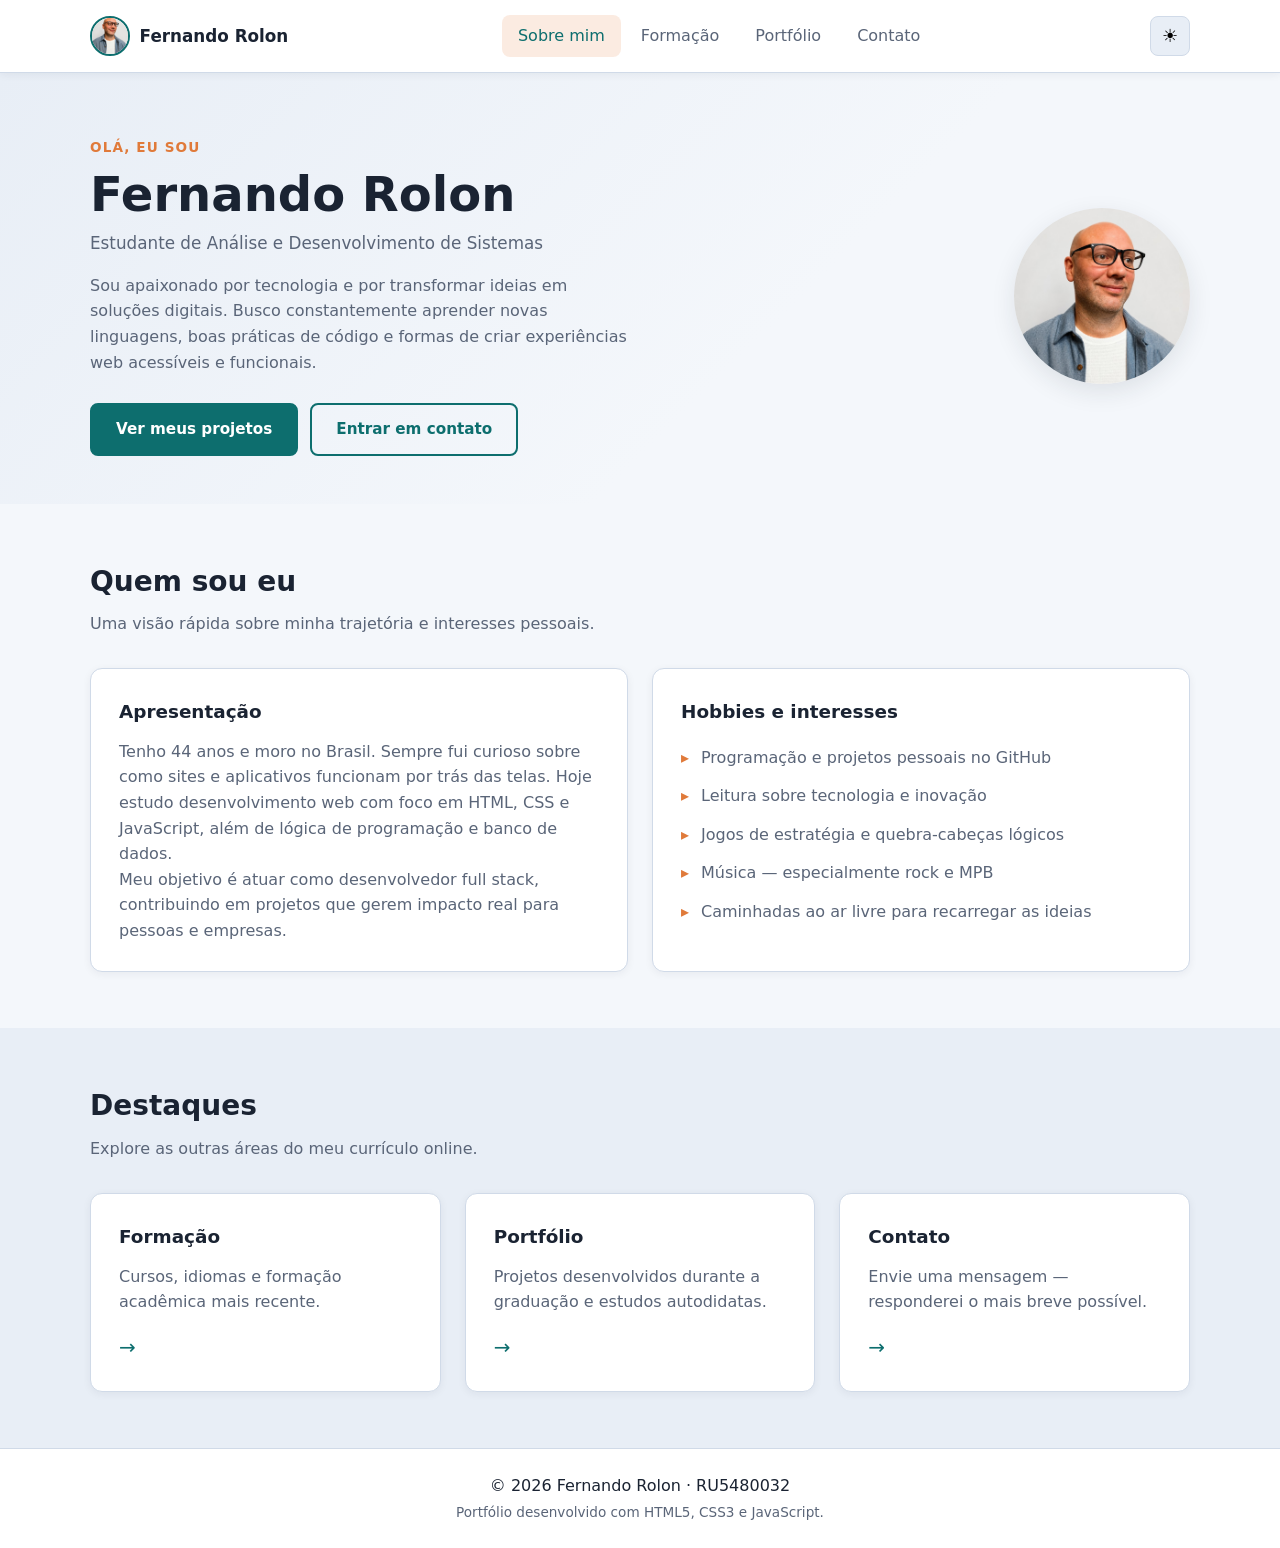
<file: index.html>
<!DOCTYPE html>
<html lang="pt-BR">
<head>
  <meta charset="UTF-8">
  <meta name="viewport" content="width=device-width, initial-scale=1.0">
  <meta name="description" content="Portfólio pessoal de Fernando Rolon — desenvolvedor em formação.">
  <title>Sobre mim | Fernando Rolon</title>
  <link rel="stylesheet" href="css/styles.css">
</head>
<body>
  <!-- Cabeçalho com navegação presente em todas as páginas -->
  <header class="site-header">
    <div class="container header-inner">
      <a href="index.html" class="logo" aria-label="Página inicial">
        <img src="images/fernando-rolon.png" alt="Fernando Rolon" class="logo-photo">
        <span class="logo-text">Fernando Rolon</span>
      </a>

      <!-- Botão do menu mobile — controlado via JavaScript -->
      <button class="menu-toggle" id="menuToggle" type="button" aria-expanded="false" aria-controls="mainNav" aria-label="Abrir menu de navegação">
        <span class="menu-bar"></span>
        <span class="menu-bar"></span>
        <span class="menu-bar"></span>
      </button>

      <nav class="main-nav" id="mainNav" aria-label="Menu principal">
        <ul class="nav-list">
          <li><a href="index.html" class="nav-link active" aria-current="page">Sobre mim</a></li>
          <li><a href="formacao.html" class="nav-link">Formação</a></li>
          <li><a href="portfolio.html" class="nav-link">Portfólio</a></li>
          <li><a href="contato.html" class="nav-link">Contato</a></li>
        </ul>
      </nav>

      <!-- Alternância de tema claro/escuro -->
      <button class="theme-toggle" id="themeToggle" type="button" aria-label="Alternar tema claro ou escuro">
        <span class="theme-icon theme-icon-light" aria-hidden="true">☀</span>
        <span class="theme-icon theme-icon-dark" aria-hidden="true">☾</span>
      </button>
    </div>
  </header>

  <main>
    <!-- Seção hero de apresentação -->
    <section class="hero">
      <div class="container hero-grid">
        <div class="hero-content">
          <p class="hero-tag">Olá, eu sou</p>
          <h1>Fernando Rolon</h1>
          <p class="hero-subtitle">Estudante de Análise e Desenvolvimento de Sistemas</p>
          <p class="hero-text">
            Sou apaixonado por tecnologia e por transformar ideias em soluções digitais.
            Busco constantemente aprender novas linguagens, boas práticas de código e
            formas de criar experiências web acessíveis e funcionais.
          </p>
          <div class="hero-actions">
            <a href="portfolio.html" class="btn btn-primary">Ver meus projetos</a>
            <a href="contato.html" class="btn btn-secondary">Entrar em contato</a>
          </div>
        </div>

        <!-- Foto de perfil -->
        <div class="hero-visual">
          <img src="images/fernando-rolon.png" alt="Foto de Fernando Rolon" class="avatar-photo">
        </div>
      </div>
    </section>

    <!-- Informações pessoais e hobbies -->
    <section class="section">
      <div class="container">
        <header class="section-header">
          <h2>Quem sou eu</h2>
          <p>Uma visão rápida sobre minha trajetória e interesses pessoais.</p>
        </header>

        <div class="cards-grid two-cols">
          <article class="card">
            <h3>Apresentação</h3>
            <p>
              Tenho 44 anos e moro no Brasil. Sempre fui curioso sobre como sites e
              aplicativos funcionam por trás das telas. Hoje estudo desenvolvimento web
              com foco em HTML, CSS e JavaScript, além de lógica de programação e banco de dados.
            </p>
            <p>
              Meu objetivo é atuar como desenvolvedor full stack, contribuindo em projetos
              que gerem impacto real para pessoas e empresas.
            </p>
          </article>

          <article class="card">
            <h3>Hobbies e interesses</h3>
            <ul class="hobby-list">
              <li>Programação e projetos pessoais no GitHub</li>
              <li>Leitura sobre tecnologia e inovação</li>
              <li>Jogos de estratégia e quebra-cabeças lógicos</li>
              <li>Música — especialmente rock e MPB</li>
              <li>Caminhadas ao ar livre para recarregar as ideias</li>
            </ul>
          </article>
        </div>
      </div>
    </section>

    <!-- Destaques rápidos com links para outras seções -->
    <section class="section section-alt">
      <div class="container">
        <header class="section-header">
          <h2>Destaques</h2>
          <p>Explore as outras áreas do meu currículo online.</p>
        </header>

        <div class="cards-grid three-cols">
          <a href="formacao.html" class="card card-link">
            <h3>Formação</h3>
            <p>Cursos, idiomas e formação acadêmica mais recente.</p>
            <span class="card-arrow">→</span>
          </a>
          <a href="portfolio.html" class="card card-link">
            <h3>Portfólio</h3>
            <p>Projetos desenvolvidos durante a graduação e estudos autodidatas.</p>
            <span class="card-arrow">→</span>
          </a>
          <a href="contato.html" class="card card-link">
            <h3>Contato</h3>
            <p>Envie uma mensagem — responderei o mais breve possível.</p>
            <span class="card-arrow">→</span>
          </a>
        </div>
      </div>
    </section>
  </main>

  <footer class="site-footer">
    <div class="container footer-inner">
      <p>&copy; 2026 Fernando Rolon · RU5480032</p>
      <p class="footer-note">Portfólio desenvolvido com HTML5, CSS3 e JavaScript.</p>
    </div>
  </footer>

  <script src="js/main.js"></script>
</body>
</html>
</file>
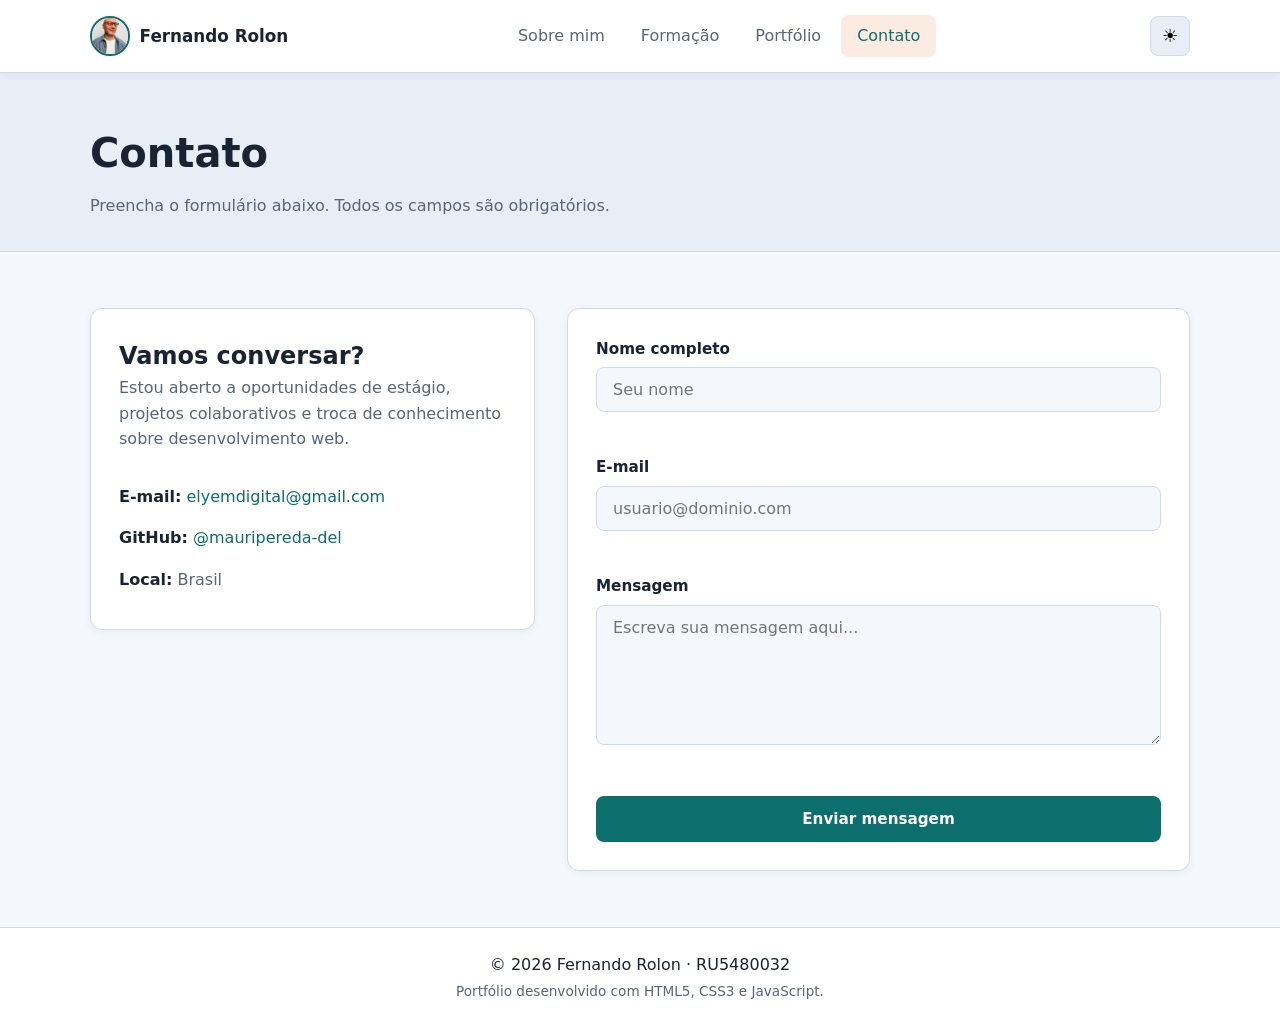
<file: contato.html>
<!DOCTYPE html>
<html lang="pt-BR">
<head>
  <meta charset="UTF-8">
  <meta name="viewport" content="width=device-width, initial-scale=1.0">
  <meta name="description" content="Entre em contato com Fernando Rolon.">
  <title>Contato | Fernando Rolon</title>
  <link rel="stylesheet" href="css/styles.css">
</head>
<body>
  <header class="site-header">
    <div class="container header-inner">
      <a href="index.html" class="logo" aria-label="Página inicial">
        <img src="images/fernando-rolon.png" alt="Fernando Rolon" class="logo-photo">
        <span class="logo-text">Fernando Rolon</span>
      </a>

      <button class="menu-toggle" id="menuToggle" type="button" aria-expanded="false" aria-controls="mainNav" aria-label="Abrir menu de navegação">
        <span class="menu-bar"></span>
        <span class="menu-bar"></span>
        <span class="menu-bar"></span>
      </button>

      <nav class="main-nav" id="mainNav" aria-label="Menu principal">
        <ul class="nav-list">
          <li><a href="index.html" class="nav-link">Sobre mim</a></li>
          <li><a href="formacao.html" class="nav-link">Formação</a></li>
          <li><a href="portfolio.html" class="nav-link">Portfólio</a></li>
          <li><a href="contato.html" class="nav-link active" aria-current="page">Contato</a></li>
        </ul>
      </nav>

      <button class="theme-toggle" id="themeToggle" type="button" aria-label="Alternar tema claro ou escuro">
        <span class="theme-icon theme-icon-light" aria-hidden="true">☀</span>
        <span class="theme-icon theme-icon-dark" aria-hidden="true">☾</span>
      </button>
    </div>
  </header>

  <main>
    <section class="page-banner">
      <div class="container">
        <h1>Contato</h1>
        <p>Preencha o formulário abaixo. Todos os campos são obrigatórios.</p>
      </div>
    </section>

    <section class="section">
      <div class="container contact-layout">
        <aside class="contact-info card">
          <h2>Vamos conversar?</h2>
          <p>
            Estou aberto a oportunidades de estágio, projetos colaborativos e
            troca de conhecimento sobre desenvolvimento web.
          </p>
          <ul class="contact-details">
            <li>
              <strong>E-mail:</strong>
              <a href="mailto:elyemdigital@gmail.com">elyemdigital@gmail.com</a>
            </li>
            <li>
              <strong>GitHub:</strong>
              <a href="https://github.com/mauripereda-del" target="_blank" rel="noopener noreferrer">
                @mauripereda-del
              </a>
            </li>
            <li>
              <strong>Local:</strong> Brasil
            </li>
          </ul>
        </aside>

        <div class="contact-form-wrapper card">
          <form id="contactForm" class="contact-form" novalidate>
            <div class="form-group">
              <label for="nome">Nome completo</label>
              <input type="text" id="nome" name="nome" placeholder="Seu nome" autocomplete="name">
              <span class="error-message" id="errorNome" role="alert"></span>
            </div>

            <div class="form-group">
              <label for="email">E-mail</label>
              <input type="email" id="email" name="email" placeholder="usuario@dominio.com" autocomplete="email">
              <span class="error-message" id="errorEmail" role="alert"></span>
            </div>

            <div class="form-group">
              <label for="mensagem">Mensagem</label>
              <textarea id="mensagem" name="mensagem" rows="6" placeholder="Escreva sua mensagem aqui..."></textarea>
              <span class="error-message" id="errorMensagem" role="alert"></span>
            </div>

            <button type="submit" class="btn btn-primary btn-full">Enviar mensagem</button>
          </form>
        </div>
      </div>
    </section>
  </main>

  <div class="modal-overlay hidden" id="successModal" role="dialog" aria-modal="true" aria-labelledby="modalTitle">
    <div class="modal">
      <button class="modal-close" id="modalClose" type="button" aria-label="Fechar modal">&times;</button>
      <div class="modal-icon" aria-hidden="true">✓</div>
      <h2 id="modalTitle">Mensagem enviada com sucesso!</h2>
      <p>Obrigado pelo contato. Responderei em breve.</p>
      <button class="btn btn-primary" id="modalOk" type="button">Entendi</button>
    </div>
  </div>

  <footer class="site-footer">
    <div class="container footer-inner">
      <p>&copy; 2026 Fernando Rolon · RU5480032</p>
      <p class="footer-note">Portfólio desenvolvido com HTML5, CSS3 e JavaScript.</p>
    </div>
  </footer>

  <script src="js/main.js"></script>
  <script src="js/contact.js"></script>
</body>
</html>
</file>
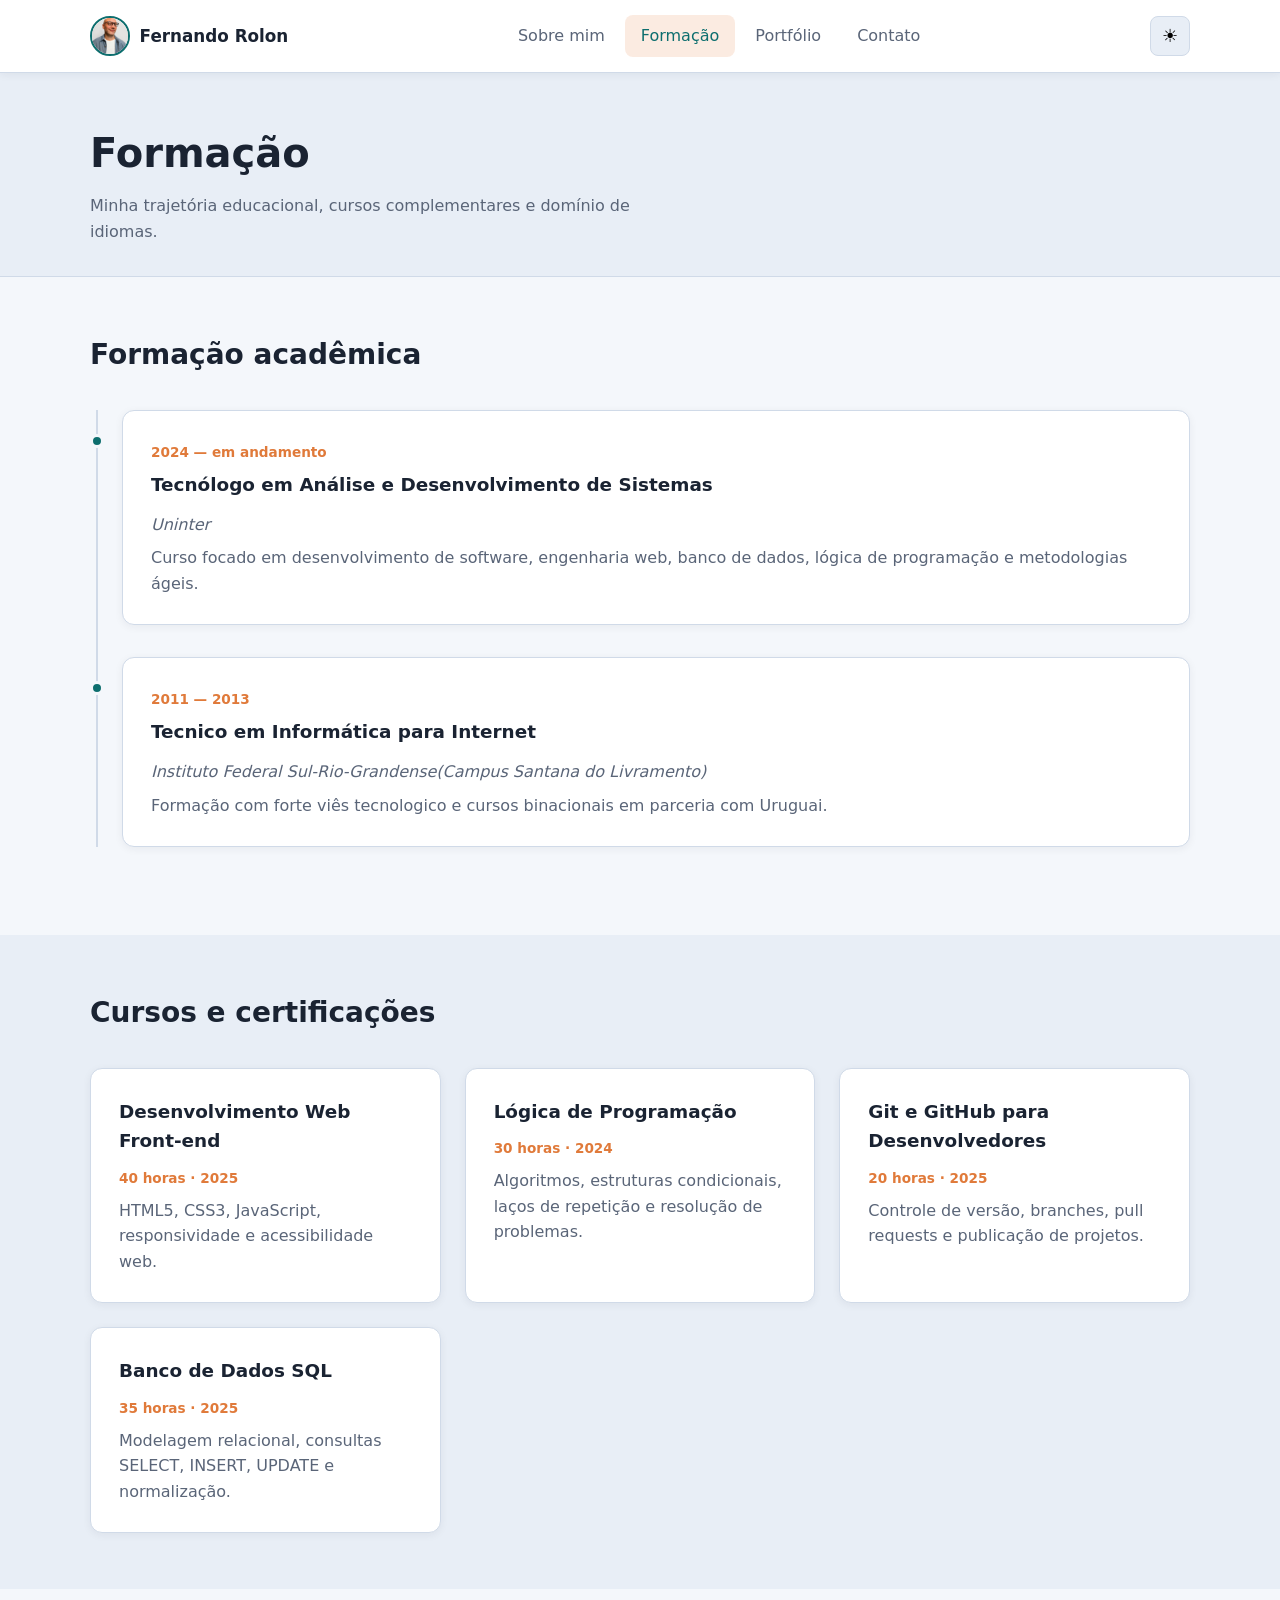
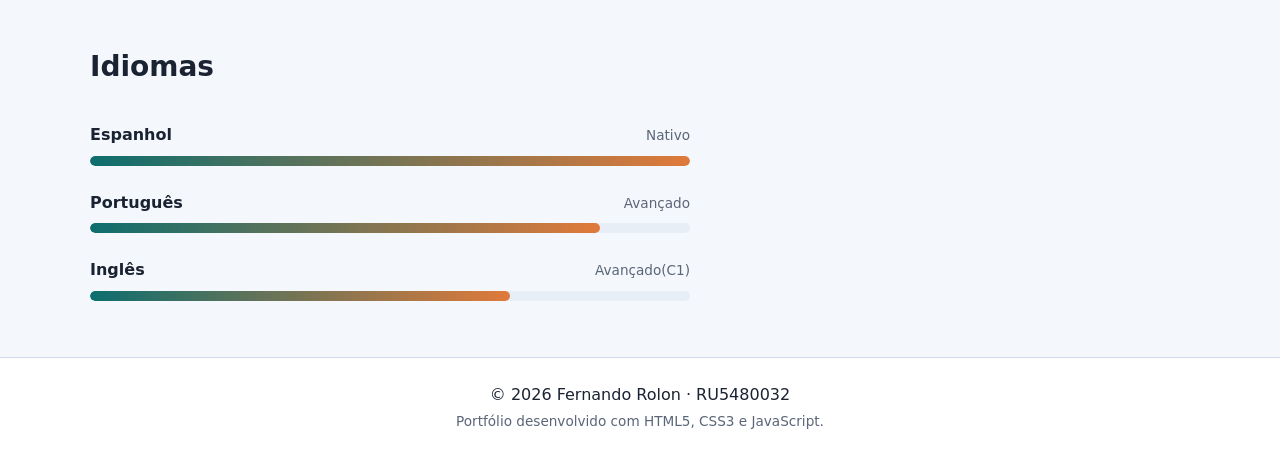
<file: formacao.html>
<!DOCTYPE html>
<html lang="pt-BR">
<head>
  <meta charset="UTF-8">
  <meta name="viewport" content="width=device-width, initial-scale=1.0">
  <meta name="description" content="Formação acadêmica, cursos e idiomas de Fernando Rolon.">
  <title>Formação | Fernando Rolon</title>
  <link rel="stylesheet" href="css/styles.css">
</head>
<body>
  <header class="site-header">
    <div class="container header-inner">
      <a href="index.html" class="logo" aria-label="Página inicial">
        <img src="images/fernando-rolon.png" alt="Fernando Rolon" class="logo-photo">
        <span class="logo-text">Fernando Rolon</span>
      </a>

      <button class="menu-toggle" id="menuToggle" type="button" aria-expanded="false" aria-controls="mainNav" aria-label="Abrir menu de navegação">
        <span class="menu-bar"></span>
        <span class="menu-bar"></span>
        <span class="menu-bar"></span>
      </button>

      <nav class="main-nav" id="mainNav" aria-label="Menu principal">
        <ul class="nav-list">
          <li><a href="index.html" class="nav-link">Sobre mim</a></li>
          <li><a href="formacao.html" class="nav-link active" aria-current="page">Formação</a></li>
          <li><a href="portfolio.html" class="nav-link">Portfólio</a></li>
          <li><a href="contato.html" class="nav-link">Contato</a></li>
        </ul>
      </nav>

      <button class="theme-toggle" id="themeToggle" type="button" aria-label="Alternar tema claro ou escuro">
        <span class="theme-icon theme-icon-light" aria-hidden="true">☀</span>
        <span class="theme-icon theme-icon-dark" aria-hidden="true">☾</span>
      </button>
    </div>
  </header>

  <main>
    <section class="page-banner">
      <div class="container">
        <h1>Formação</h1>
        <p>Minha trajetória educacional, cursos complementares e domínio de idiomas.</p>
      </div>
    </section>

    <section class="section">
      <div class="container">
        <header class="section-header">
          <h2>Formação acadêmica</h2>
        </header>

        <div class="timeline">
          <article class="timeline-item">
            <div class="timeline-marker" aria-hidden="true"></div>
            <div class="timeline-content card">
              <span class="timeline-date">2024 — em andamento</span>
              <h3>Tecnólogo em Análise e Desenvolvimento de Sistemas</h3>
              <p class="timeline-org">Uninter</p>
              <p>
                Curso focado em desenvolvimento de software, engenharia web, banco de dados,
                lógica de programação e metodologias ágeis.
              </p>
            </div>
          </article>

        <article class="timeline-item">
            <div class="timeline-marker" aria-hidden="true"></div>
            <div class="timeline-content card">
              <span class="timeline-date">2011 — 2013</span>
              <h3>Tecnico em Informática para Internet</h3>
              <p class="timeline-org">Instituto Federal Sul-Rio-Grandense(Campus Santana do Livramento)</p>
              <p>
                Formação com forte viês tecnologico e cursos binacionais em parceria com Uruguai.
              </p>
            </div>
      </div>
    </section>

    <section class="section section-alt">
      <div class="container">
        <header class="section-header">
          <h2>Cursos e certificações</h2>
        </header>

        <div class="cards-grid two-cols">
          <article class="card">
            <h3>Desenvolvimento Web Front-end</h3>
            <p class="card-meta">40 horas · 2025</p>
            <p>HTML5, CSS3, JavaScript, responsividade e acessibilidade web.</p>
          </article>

          <article class="card">
            <h3>Lógica de Programação</h3>
            <p class="card-meta">30 horas · 2024</p>
            <p>Algoritmos, estruturas condicionais, laços de repetição e resolução de problemas.</p>
          </article>

          <article class="card">
            <h3>Git e GitHub para Desenvolvedores</h3>
            <p class="card-meta">20 horas · 2025</p>
            <p>Controle de versão, branches, pull requests e publicação de projetos.</p>
          </article>

          <article class="card">
            <h3>Banco de Dados SQL</h3>
            <p class="card-meta">35 horas · 2025</p>
            <p>Modelagem relacional, consultas SELECT, INSERT, UPDATE e normalização.</p>
          </article>
        </div>
      </div>
    </section>

    <section class="section">
      <div class="container">
        <header class="section-header">
          <h2>Idiomas</h2>
        </header>

        <div class="language-list">
          <article class="language-item">
            <div class="language-header">
              <h3>Espanhol</h3>
              <span>Nativo</span>
            </div>
            <div class="progress-bar" role="progressbar" aria-valuenow="100" aria-valuemin="0" aria-valuemax="100" aria-label="Espanhol: nativo">
              <div class="progress-fill" style="width: 100%"></div>
            </div>
          </article>

          <article class="language-item">
            <div class="language-header">
              <h3>Português</h3>
              <span>Avançado</span>
            </div>
            <div class="progress-bar" role="progressbar" aria-valuenow="85" aria-valuemin="0" aria-valuemax="100" aria-label="Português: avançado">
              <div class="progress-fill" style="width: 85%"></div>
            </div>
          </article>

          <article class="language-item">
            <div class="language-header">
              <h3>Inglês</h3>
              <span>Avançado(C1)</span>
            </div>
            <div class="progress-bar" role="progressbar" aria-valuenow="70" aria-valuemin="0" aria-valuemax="100" aria-label="Inglês: avançado">
              <div class="progress-fill" style="width: 70%"></div>
            </div>
          </article>
        </div>
      </div>
    </section>
  </main>

  <footer class="site-footer">
    <div class="container footer-inner">
      <p>&copy; 2026 Fernando Rolon · RU5480032</p>
      <p class="footer-note">Portfólio desenvolvido com HTML5, CSS3 e JavaScript.</p>
    </div>
  </footer>

  <script src="js/main.js"></script>
</body>
</html>
</file>
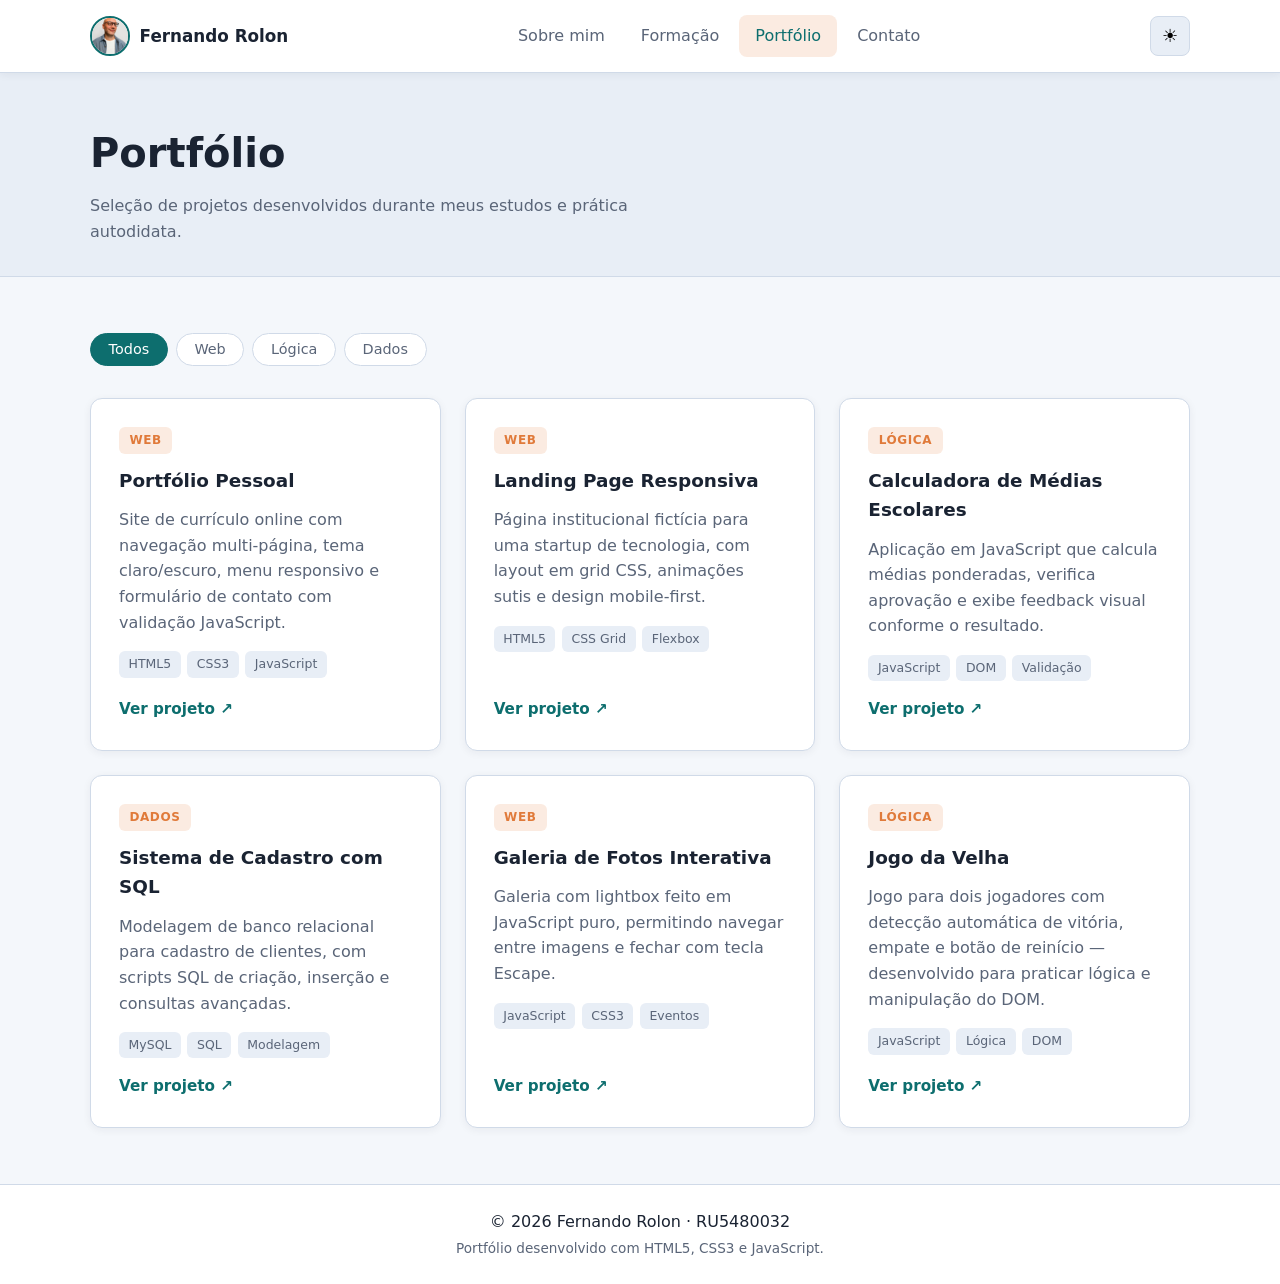
<file: portfolio.html>
<!DOCTYPE html>
<html lang="pt-BR">
<head>
  <meta charset="UTF-8">
  <meta name="viewport" content="width=device-width, initial-scale=1.0">
  <meta name="description" content="Projetos e trabalhos desenvolvidos por Fernando Rolon.">
  <title>Portfólio | Fernando Rolon</title>
  <link rel="stylesheet" href="css/styles.css">
</head>
<body>
  <header class="site-header">
    <div class="container header-inner">
      <a href="index.html" class="logo" aria-label="Página inicial">
        <img src="images/fernando-rolon.png" alt="Fernando Rolon" class="logo-photo">
        <span class="logo-text">Fernando Rolon</span>
      </a>

      <button class="menu-toggle" id="menuToggle" type="button" aria-expanded="false" aria-controls="mainNav" aria-label="Abrir menu de navegação">
        <span class="menu-bar"></span>
        <span class="menu-bar"></span>
        <span class="menu-bar"></span>
      </button>

      <nav class="main-nav" id="mainNav" aria-label="Menu principal">
        <ul class="nav-list">
          <li><a href="index.html" class="nav-link">Sobre mim</a></li>
          <li><a href="formacao.html" class="nav-link">Formação</a></li>
          <li><a href="portfolio.html" class="nav-link active" aria-current="page">Portfólio</a></li>
          <li><a href="contato.html" class="nav-link">Contato</a></li>
        </ul>
      </nav>

      <button class="theme-toggle" id="themeToggle" type="button" aria-label="Alternar tema claro ou escuro">
        <span class="theme-icon theme-icon-light" aria-hidden="true">☀</span>
        <span class="theme-icon theme-icon-dark" aria-hidden="true">☾</span>
      </button>
    </div>
  </header>

  <main>
    <section class="page-banner">
      <div class="container">
        <h1>Portfólio</h1>
        <p>Seleção de projetos desenvolvidos durante meus estudos e prática autodidata.</p>
      </div>
    </section>

    <section class="section">
      <div class="container">
        <div class="filter-bar" role="group" aria-label="Filtrar projetos por categoria">
          <button class="filter-btn active" type="button" data-filter="todos">Todos</button>
          <button class="filter-btn" type="button" data-filter="web">Web</button>
          <button class="filter-btn" type="button" data-filter="logica">Lógica</button>
          <button class="filter-btn" type="button" data-filter="dados">Dados</button>
        </div>

        <div class="cards-grid two-cols" id="projectGrid">
          <article class="card project-card" data-category="web">
            <div class="project-badge">Web</div>
            <h3>Portfólio Pessoal</h3>
            <p>
              Site de currículo online com navegação multi-página, tema claro/escuro,
              menu responsivo e formulário de contato com validação JavaScript.
            </p>
            <ul class="tag-list">
              <li>HTML5</li>
              <li>CSS3</li>
              <li>JavaScript</li>
            </ul>
            <a href="images/projeto-portfolio.png" class="project-link" target="_blank" rel="noopener noreferrer">
              Ver projeto ↗
            </a>
          </article>

          <article class="card project-card" data-category="web">
            <div class="project-badge">Web</div>
            <h3>Landing Page Responsiva</h3>
            <p>
              Página institucional fictícia para uma startup de tecnologia, com layout
              em grid CSS, animações sutis e design mobile-first.
            </p>
            <ul class="tag-list">
              <li>HTML5</li>
              <li>CSS Grid</li>
              <li>Flexbox</li>
            </ul>
            <a href="images/projeto-landing-page.png" class="project-link" target="_blank" rel="noopener noreferrer">
              Ver projeto ↗
            </a>
          </article>

          <article class="card project-card" data-category="logica">
            <div class="project-badge">Lógica</div>
            <h3>Calculadora de Médias Escolares</h3>
            <p>
              Aplicação em JavaScript que calcula médias ponderadas, verifica aprovação
              e exibe feedback visual conforme o resultado.
            </p>
            <ul class="tag-list">
              <li>JavaScript</li>
              <li>DOM</li>
              <li>Validação</li>
            </ul>
            <a href="images/projeto-calculadora-medias.png" class="project-link" target="_blank" rel="noopener noreferrer">
              Ver projeto ↗
            </a>
          </article>

          <article class="card project-card" data-category="dados">
            <div class="project-badge">Dados</div>
            <h3>Sistema de Cadastro com SQL</h3>
            <p>
              Modelagem de banco relacional para cadastro de clientes, com scripts SQL
              de criação, inserção e consultas avançadas.
            </p>
            <ul class="tag-list">
              <li>MySQL</li>
              <li>SQL</li>
              <li>Modelagem</li>
            </ul>
            <a href="images/projeto-cadastro-sql.png" class="project-link" target="_blank" rel="noopener noreferrer">
              Ver projeto ↗
            </a>
          </article>

          <article class="card project-card" data-category="web">
            <div class="project-badge">Web</div>
            <h3>Galeria de Fotos Interativa</h3>
            <p>
              Galeria com lightbox feito em JavaScript puro, permitindo navegar entre
              imagens e fechar com tecla Escape.
            </p>
            <ul class="tag-list">
              <li>JavaScript</li>
              <li>CSS3</li>
              <li>Eventos</li>
            </ul>
            <a href="images/projeto-galeria-fotos.png" class="project-link" target="_blank" rel="noopener noreferrer">
              Ver projeto ↗
            </a>
          </article>

          <article class="card project-card" data-category="logica">
            <div class="project-badge">Lógica</div>
            <h3>Jogo da Velha</h3>
            <p>
              Jogo para dois jogadores com detecção automática de vitória, empate e
              botão de reinício — desenvolvido para praticar lógica e manipulação do DOM.
            </p>
            <ul class="tag-list">
              <li>JavaScript</li>
              <li>Lógica</li>
              <li>DOM</li>
            </ul>
            <a href="images/projeto-jogo-da-velha.png" class="project-link" target="_blank" rel="noopener noreferrer">
              Ver projeto ↗
            </a>
          </article>
        </div>

        <p class="empty-message hidden" id="emptyProjects" role="status">
          Nenhum projeto encontrado nesta categoria.
        </p>
      </div>
    </section>
  </main>

  <footer class="site-footer">
    <div class="container footer-inner">
      <p>&copy; 2026 Fernando Rolon · RU5480032</p>
      <p class="footer-note">Portfólio desenvolvido com HTML5, CSS3 e JavaScript.</p>
    </div>
  </footer>

  <script src="js/main.js"></script>
  <script src="js/portfolio.js"></script>
</body>
</html>
</file>
<file: css/styles.css>
/*
 * styles.css — Folha de estilos principal do portfólio
 * Utiliza variáveis CSS para suportar tema claro e escuro (alternado via JavaScript)
 * Sem frameworks: apenas CSS3 puro
 */

/* ===== Variáveis de tema claro (padrão) ===== */
:root {
  --color-bg: #f4f7fb;
  --color-bg-alt: #e8eef6;
  --color-surface: #ffffff;
  --color-text: #1a2332;
  --color-text-muted: #5a6578;
  --color-primary: #0d6e6e;
  --color-primary-hover: #0a5555;
  --color-accent: #e07a3a;
  --color-accent-soft: rgba(224, 122, 58, 0.15);
  --color-border: #d0dae8;
  --color-error: #c0392b;
  --color-success: #1e8449;
  --shadow-sm: 0 2px 8px rgba(26, 35, 50, 0.06);
  --shadow-md: 0 8px 24px rgba(26, 35, 50, 0.1);
  --radius: 12px;
  --radius-lg: 20px;
  --header-height: 72px;
  --font-main: "Segoe UI", system-ui, -apple-system, sans-serif;
  --transition: 0.25s ease;
}

/* ===== Variáveis de tema escuro ===== */
body.dark-theme {
  --color-bg: #0f1419;
  --color-bg-alt: #1a222d;
  --color-surface: #232d3b;
  --color-text: #e8edf4;
  --color-text-muted: #9aa8bc;
  --color-primary: #3db8b8;
  --color-primary-hover: #2d9999;
  --color-accent: #f0a060;
  --color-accent-soft: rgba(240, 160, 96, 0.15);
  --color-border: #3a4656;
  --color-error: #e74c3c;
  --color-success: #2ecc71;
  --shadow-sm: 0 2px 8px rgba(0, 0, 0, 0.3);
  --shadow-md: 0 8px 24px rgba(0, 0, 0, 0.4);
}

/* ===== Reset e base ===== */
*,
*::before,
*::after {
  box-sizing: border-box;
  margin: 0;
  padding: 0;
}

html {
  scroll-behavior: smooth;
}

body {
  font-family: var(--font-main);
  background-color: var(--color-bg);
  color: var(--color-text);
  line-height: 1.6;
  min-height: 100vh;
  display: flex;
  flex-direction: column;
  transition: background-color var(--transition), color var(--transition);
}

main {
  flex: 1;
}

img {
  max-width: 100%;
  display: block;
}

a {
  color: var(--color-primary);
  text-decoration: none;
  transition: color var(--transition);
}

a:hover {
  color: var(--color-accent);
}

ul {
  list-style: none;
}

.container {
  width: min(1100px, 92%);
  margin-inline: auto;
}

.hidden {
  display: none !important;
}

/* ===== Cabeçalho e navegação ===== */
.site-header {
  position: sticky;
  top: 0;
  z-index: 100;
  background: var(--color-surface);
  border-bottom: 1px solid var(--color-border);
  box-shadow: var(--shadow-sm);
  transition: background-color var(--transition), border-color var(--transition);
}

.header-inner {
  display: flex;
  align-items: center;
  justify-content: space-between;
  height: var(--header-height);
  gap: 1rem;
}

.logo {
  display: flex;
  align-items: center;
  gap: 0.6rem;
  color: var(--color-text);
  font-weight: 700;
}

.logo-photo {
  width: 40px;
  height: 40px;
  border-radius: 50%;
  object-fit: cover;
  border: 2px solid var(--color-primary);
  flex-shrink: 0;
}

.logo-text {
  font-size: 1.05rem;
}

/* Menu de navegação desktop */
.main-nav .nav-list {
  display: flex;
  gap: 0.25rem;
}

.nav-link {
  display: block;
  padding: 0.5rem 1rem;
  border-radius: 8px;
  color: var(--color-text-muted);
  font-weight: 500;
  transition: background-color var(--transition), color var(--transition);
}

.nav-link:hover,
.nav-link.active {
  color: var(--color-primary);
  background: var(--color-accent-soft);
}

/* Botão hambúrguer — visível apenas em mobile */
.menu-toggle {
  display: none;
  flex-direction: column;
  justify-content: center;
  gap: 5px;
  width: 40px;
  height: 40px;
  background: transparent;
  border: 1px solid var(--color-border);
  border-radius: 8px;
  cursor: pointer;
  padding: 8px;
}

.menu-bar {
  display: block;
  width: 100%;
  height: 2px;
  background: var(--color-text);
  border-radius: 2px;
  transition: transform var(--transition), opacity var(--transition);
}

/* Animação do ícone hambúrguer quando aberto */
.menu-toggle.is-open .menu-bar:nth-child(1) {
  transform: translateY(7px) rotate(45deg);
}

.menu-toggle.is-open .menu-bar:nth-child(2) {
  opacity: 0;
}

.menu-toggle.is-open .menu-bar:nth-child(3) {
  transform: translateY(-7px) rotate(-45deg);
}

/* Botão de alternância de tema */
.theme-toggle {
  display: grid;
  place-items: center;
  width: 40px;
  height: 40px;
  background: var(--color-bg-alt);
  border: 1px solid var(--color-border);
  border-radius: 8px;
  cursor: pointer;
  font-size: 1.1rem;
  transition: background-color var(--transition);
}

.theme-icon-dark {
  display: none;
}

body.dark-theme .theme-icon-light {
  display: none;
}

body.dark-theme .theme-icon-dark {
  display: inline;
}

/* ===== Hero (página Sobre mim) ===== */
.hero {
  padding: 4rem 0 3rem;
  background: linear-gradient(135deg, var(--color-bg-alt) 0%, var(--color-bg) 60%);
}

.hero-grid {
  display: grid;
  grid-template-columns: 1fr auto;
  gap: 2.5rem;
  align-items: center;
}

.hero-tag {
  color: var(--color-accent);
  font-weight: 600;
  text-transform: uppercase;
  letter-spacing: 0.08em;
  font-size: 0.85rem;
  margin-bottom: 0.5rem;
}

.hero h1 {
  font-size: clamp(2rem, 5vw, 3rem);
  line-height: 1.15;
  margin-bottom: 0.5rem;
}

.hero-subtitle {
  color: var(--color-text-muted);
  font-size: 1.05rem;
  margin-bottom: 1rem;
}

.hero-text {
  max-width: 540px;
  margin-bottom: 1.75rem;
  color: var(--color-text-muted);
}

.hero-actions {
  display: flex;
  flex-wrap: wrap;
  gap: 0.75rem;
}

.hero-visual {
  display: flex;
  justify-content: center;
}

.avatar-photo {
  width: 11rem;
  height: 11rem;
  border-radius: 50%;
  object-fit: cover;
  object-position: center 18%;
  box-shadow: var(--shadow-md);
  flex-shrink: 0;
}

/* ===== Banner interno das páginas ===== */
.page-banner {
  padding: 3rem 0 2rem;
  background: var(--color-bg-alt);
  border-bottom: 1px solid var(--color-border);
}

.page-banner h1 {
  font-size: clamp(1.75rem, 4vw, 2.5rem);
  margin-bottom: 0.5rem;
}

.page-banner p {
  color: var(--color-text-muted);
  max-width: 600px;
}

/* ===== Seções genéricas ===== */
.section {
  padding: 3.5rem 0;
}

.section-alt {
  background: var(--color-bg-alt);
}

.section-header {
  margin-bottom: 2rem;
}

.section-header h2 {
  font-size: 1.75rem;
  margin-bottom: 0.4rem;
}

.section-header p {
  color: var(--color-text-muted);
}

/* ===== Grid de cards ===== */
.cards-grid {
  display: grid;
  gap: 1.5rem;
}

.two-cols {
  grid-template-columns: repeat(auto-fit, minmax(280px, 1fr));
}

.three-cols {
  grid-template-columns: repeat(auto-fit, minmax(240px, 1fr));
}

.card {
  background: var(--color-surface);
  border: 1px solid var(--color-border);
  border-radius: var(--radius);
  padding: 1.75rem;
  box-shadow: var(--shadow-sm);
  transition: transform var(--transition), box-shadow var(--transition), border-color var(--transition);
}

.card:hover {
  transform: translateY(-3px);
  box-shadow: var(--shadow-md);
}

.card h3 {
  margin-bottom: 0.75rem;
  font-size: 1.15rem;
}

.card p {
  color: var(--color-text-muted);
}

.card-meta {
  font-size: 0.85rem;
  color: var(--color-accent) !important;
  margin-bottom: 0.5rem !important;
  font-weight: 600;
}

.card-link {
  display: block;
  color: inherit;
  position: relative;
}

.card-link:hover {
  color: inherit;
}

.card-arrow {
  display: inline-block;
  margin-top: 1rem;
  font-size: 1.25rem;
  color: var(--color-primary);
  transition: transform var(--transition);
}

.card-link:hover .card-arrow {
  transform: translateX(4px);
}

.hobby-list li {
  padding: 0.4rem 0;
  padding-left: 1.25rem;
  position: relative;
  color: var(--color-text-muted);
}

.hobby-list li::before {
  content: "▸";
  position: absolute;
  left: 0;
  color: var(--color-accent);
}

/* ===== Timeline (Formação) ===== */
.timeline {
  position: relative;
  padding-left: 2rem;
}

.timeline::before {
  content: "";
  position: absolute;
  left: 6px;
  top: 0;
  bottom: 0;
  width: 2px;
  background: var(--color-border);
}

.timeline-item {
  position: relative;
  margin-bottom: 2rem;
}

.timeline-marker {
  position: absolute;
  left: -2rem;
  top: 1.5rem;
  width: 14px;
  height: 14px;
  border-radius: 50%;
  background: var(--color-primary);
  border: 3px solid var(--color-bg);
  transform: translateX(calc(-50% + 7px));
}

.timeline-date {
  display: inline-block;
  font-size: 0.85rem;
  font-weight: 600;
  color: var(--color-accent);
  margin-bottom: 0.4rem;
}

.timeline-org {
  color: var(--color-text-muted);
  font-style: italic;
  margin-bottom: 0.5rem;
}

/* ===== Barras de progresso (Idiomas) ===== */
.language-list {
  display: flex;
  flex-direction: column;
  gap: 1.5rem;
  max-width: 600px;
}

.language-header {
  display: flex;
  justify-content: space-between;
  align-items: baseline;
  margin-bottom: 0.5rem;
}

.language-header h3 {
  font-size: 1rem;
}

.language-header span {
  font-size: 0.85rem;
  color: var(--color-text-muted);
}

.progress-bar {
  height: 10px;
  background: var(--color-bg-alt);
  border-radius: 99px;
  overflow: hidden;
}

.progress-fill {
  height: 100%;
  background: linear-gradient(90deg, var(--color-primary), var(--color-accent));
  border-radius: 99px;
  transition: width 0.6s ease;
}

/* ===== Portfólio — filtros e projetos ===== */
.filter-bar {
  display: flex;
  flex-wrap: wrap;
  gap: 0.5rem;
  margin-bottom: 2rem;
}

.filter-btn {
  padding: 0.45rem 1.1rem;
  border: 1px solid var(--color-border);
  border-radius: 99px;
  background: var(--color-surface);
  color: var(--color-text-muted);
  font-family: inherit;
  font-size: 0.9rem;
  cursor: pointer;
  transition: all var(--transition);
}

.filter-btn:hover,
.filter-btn.active {
  background: var(--color-primary);
  color: #fff;
  border-color: var(--color-primary);
}

.project-card {
  display: flex;
  flex-direction: column;
}

.project-badge {
  align-self: flex-start;
  font-size: 0.75rem;
  font-weight: 700;
  text-transform: uppercase;
  letter-spacing: 0.05em;
  padding: 0.25rem 0.65rem;
  background: var(--color-accent-soft);
  color: var(--color-accent);
  border-radius: 6px;
  margin-bottom: 0.75rem;
}

.tag-list {
  display: flex;
  flex-wrap: wrap;
  gap: 0.4rem;
  margin: 1rem 0;
}

.tag-list li {
  font-size: 0.78rem;
  padding: 0.2rem 0.6rem;
  background: var(--color-bg-alt);
  border-radius: 6px;
  color: var(--color-text-muted);
}

.project-link {
  margin-top: auto;
  font-weight: 600;
  font-size: 0.95rem;
}

.project-card.is-hidden {
  display: none;
}

.empty-message {
  text-align: center;
  color: var(--color-text-muted);
  padding: 2rem;
}

/* ===== Contato ===== */
.contact-layout {
  display: grid;
  grid-template-columns: 1fr 1.4fr;
  gap: 2rem;
  align-items: start;
}

.contact-details {
  margin-top: 1.5rem;
}

.contact-details li {
  padding: 0.5rem 0;
  color: var(--color-text-muted);
}

.contact-details strong {
  color: var(--color-text);
}

.contact-form {
  display: flex;
  flex-direction: column;
  gap: 1.25rem;
}

.form-group label {
  display: block;
  font-weight: 600;
  margin-bottom: 0.4rem;
  font-size: 0.95rem;
}

.form-group input,
.form-group textarea {
  width: 100%;
  padding: 0.75rem 1rem;
  border: 1px solid var(--color-border);
  border-radius: 8px;
  background: var(--color-bg);
  color: var(--color-text);
  font-family: inherit;
  font-size: 1rem;
  transition: border-color var(--transition), box-shadow var(--transition);
}

.form-group input:focus,
.form-group textarea:focus {
  outline: none;
  border-color: var(--color-primary);
  box-shadow: 0 0 0 3px var(--color-accent-soft);
}

.form-group input.input-error,
.form-group textarea.input-error {
  border-color: var(--color-error);
}

.error-message {
  display: block;
  color: var(--color-error);
  font-size: 0.82rem;
  margin-top: 0.35rem;
  min-height: 1.1rem;
}

/* ===== Botões ===== */
.btn {
  display: inline-block;
  padding: 0.75rem 1.5rem;
  border-radius: 8px;
  font-family: inherit;
  font-size: 0.95rem;
  font-weight: 600;
  cursor: pointer;
  border: 2px solid transparent;
  transition: all var(--transition);
  text-align: center;
}

.btn-primary {
  background: var(--color-primary);
  color: #fff;
  border-color: var(--color-primary);
}

.btn-primary:hover {
  background: var(--color-primary-hover);
  border-color: var(--color-primary-hover);
  color: #fff;
}

.btn-secondary {
  background: transparent;
  color: var(--color-primary);
  border-color: var(--color-primary);
}

.btn-secondary:hover {
  background: var(--color-primary);
  color: #fff;
}

.btn-full {
  width: 100%;
}

/* ===== Modal de sucesso ===== */
.modal-overlay {
  position: fixed;
  inset: 0;
  background: rgba(0, 0, 0, 0.55);
  display: grid;
  place-items: center;
  z-index: 200;
  padding: 1rem;
}

.modal {
  background: var(--color-surface);
  border-radius: var(--radius-lg);
  padding: 2.5rem 2rem;
  max-width: 400px;
  width: 100%;
  text-align: center;
  position: relative;
  box-shadow: var(--shadow-md);
  animation: modalIn 0.3s ease;
}

@keyframes modalIn {
  from {
    opacity: 0;
    transform: scale(0.9) translateY(10px);
  }
  to {
    opacity: 1;
    transform: scale(1) translateY(0);
  }
}

.modal-close {
  position: absolute;
  top: 0.75rem;
  right: 1rem;
  background: none;
  border: none;
  font-size: 1.5rem;
  color: var(--color-text-muted);
  cursor: pointer;
  line-height: 1;
}

.modal-icon {
  width: 56px;
  height: 56px;
  margin: 0 auto 1rem;
  background: var(--color-success);
  color: #fff;
  border-radius: 50%;
  display: grid;
  place-items: center;
  font-size: 1.5rem;
  font-weight: bold;
}

.modal h2 {
  margin-bottom: 0.5rem;
  font-size: 1.25rem;
}

.modal p {
  color: var(--color-text-muted);
  margin-bottom: 1.5rem;
}

/* ===== Rodapé ===== */
.site-footer {
  background: var(--color-surface);
  border-top: 1px solid var(--color-border);
  padding: 1.5rem 0;
  margin-top: auto;
}

.footer-inner {
  text-align: center;
}

.footer-note {
  font-size: 0.85rem;
  color: var(--color-text-muted);
  margin-top: 0.25rem;
}

/* ===== Responsividade — menu mobile ===== */
@media (max-width: 768px) {
  .menu-toggle {
    display: flex;
  }

  .main-nav {
    position: fixed;
    top: var(--header-height);
    left: 0;
    right: 0;
    background: var(--color-surface);
    border-bottom: 1px solid var(--color-border);
    box-shadow: var(--shadow-md);
    transform: translateY(-110%);
    opacity: 0;
    visibility: hidden;
    transition: transform var(--transition), opacity var(--transition), visibility var(--transition);
  }

  .main-nav.is-open {
    transform: translateY(0);
    opacity: 1;
    visibility: visible;
  }

  .main-nav .nav-list {
    flex-direction: column;
    padding: 1rem;
  }

  .nav-link {
    padding: 0.85rem 1rem;
  }

  .hero-grid {
    grid-template-columns: 1fr;
    text-align: center;
  }

  .hero-text {
    margin-inline: auto;
  }

  .hero-actions {
    justify-content: center;
  }

  .hero-visual {
    order: -1;
  }

  .avatar-photo {
    width: 7.5rem;
    height: 7.5rem;
  }

  .contact-layout {
    grid-template-columns: 1fr;
  }

  .logo-text {
    display: none;
  }
}
</file>
